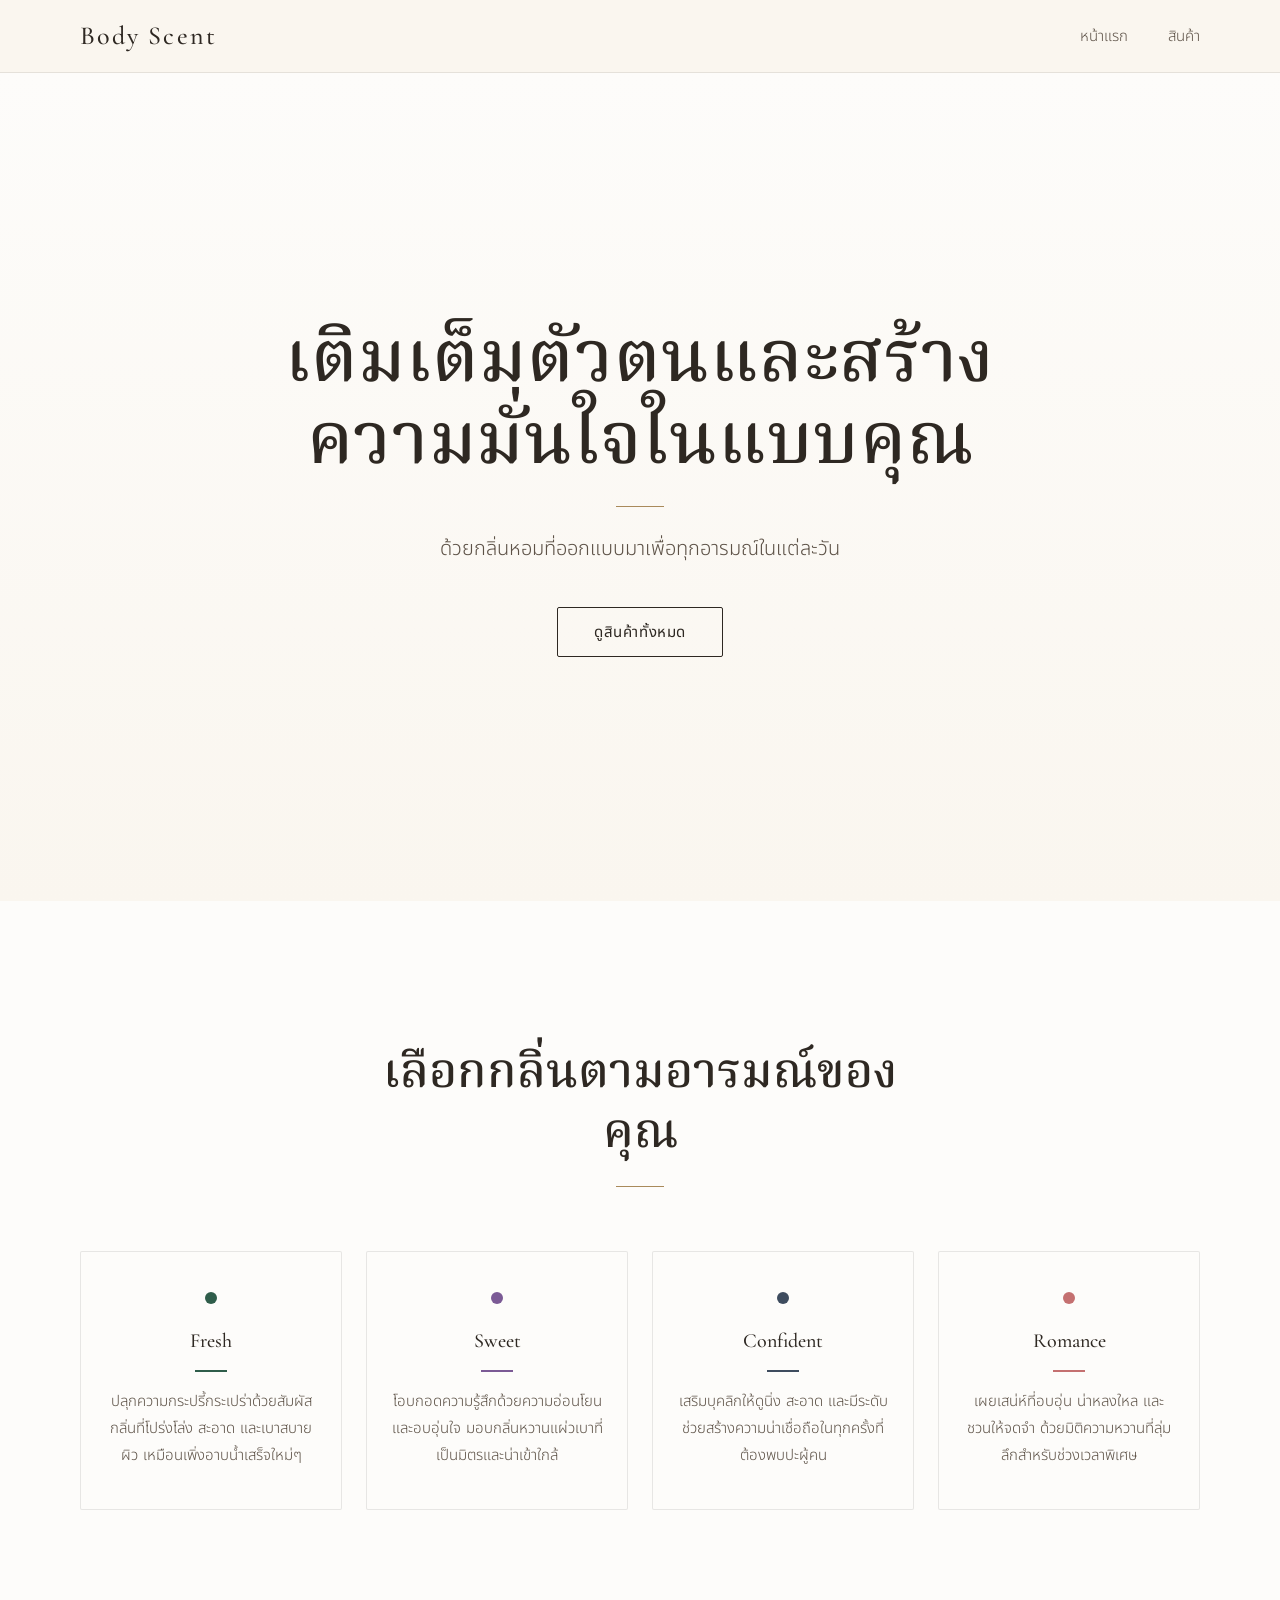
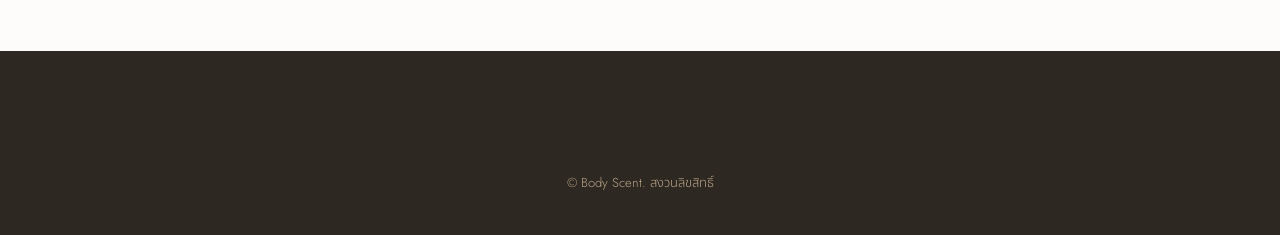
<file: index.html>
<!DOCTYPE html>
<html lang="th">
<head>
  <meta charset="UTF-8">
  <meta name="viewport" content="width=device-width, initial-scale=1">
  <title>Body Scent — น้ำหอมฉีดตัวสำหรับทุกอารมณ์</title>
  <meta name="description" content="Body Scent เติมเต็มตัวตนและสร้างความมั่นใจในแบบคุณ ด้วยกลิ่นหอมที่ออกแบบมาเพื่อทุกอารมณ์ในแต่ละวัน">
  <link rel="stylesheet" href="style.css">
  <style>
    /* ปรับเฉพาะหน้าแรก */
    .hero--full {
      display: flex;
      align-items: center;
      justify-content: center;
      min-height: calc(100vh - 4.5rem);
      min-height: calc(100svh - 4.5rem);
      text-align: center;
    }
    .hero--full .hero__inner {
      display: block;
      max-width: 52rem;
      margin-inline: auto;
    }
    .hero--full h1 {
      font-size: clamp(2.25rem, 1.4rem + 4.5vw, 4.5rem);
    }
    .hero--full .hero__text p {
      margin-inline: auto;
    }
    .hero--full .hero__actions {
      justify-content: center;
    }
    a.mood-item {
      display: block;
      color: inherit;
    }
    a.mood-item .mood-line {
      margin-inline: auto;
    }
  </style>
</head>
<body>

  <header class="site-header">
    <div class="container site-header__inner">
      <a class="brand" href="index.html">Body Scent</a>
      <nav class="nav" aria-label="เมนูหลัก">
        <a href="index.html">หน้าแรก</a>
        <a href="product.html">สินค้า</a>
      </nav>
    </div>
  </header>

  <main>

    <!-- Hero -->
    <section class="hero hero--full">
      <div class="container hero__inner">
        <div class="hero__text">
          <h1>เติมเต็มตัวตนและสร้างความมั่นใจในแบบคุณ</h1>
          <hr class="rule">
          <p>ด้วยกลิ่นหอมที่ออกแบบมาเพื่อทุกอารมณ์ในแต่ละวัน</p>
          <div class="hero__actions">
            <a class="btn" href="product.html">ดูสินค้าทั้งหมด</a>
          </div>
        </div>
      </div>
    </section>

    <!-- 4 Moods -->
    <section class="section section--white" id="moods">
      <div class="container">
        <div class="section-head">
          <h2>เลือกกลิ่นตามอารมณ์ของคุณ</h2>
          <hr class="rule">
        </div>

        <div class="mood-grid">

          <a class="mood-item" href="product.html?mood=fresh" data-mood="fresh">
            <span class="mood-dot mood-dot--lg" aria-hidden="true"></span>
            <h3>Fresh</h3>
            <hr class="mood-line">
            <p>ปลุกความกระปรี้กระเปร่าด้วยสัมผัสกลิ่นที่โปร่งโล่ง สะอาด และเบาสบายผิว เหมือนเพิ่งอาบน้ำเสร็จใหม่ๆ</p>
          </a>

          <a class="mood-item" href="product.html?mood=sweet" data-mood="sweet">
            <span class="mood-dot mood-dot--lg" aria-hidden="true"></span>
            <h3>Sweet</h3>
            <hr class="mood-line">
            <p>โอบกอดความรู้สึกด้วยความอ่อนโยนและอบอุ่นใจ มอบกลิ่นหวานแผ่วเบาที่เป็นมิตรและน่าเข้าใกล้</p>
          </a>

          <a class="mood-item" href="product.html?mood=confident" data-mood="confident">
            <span class="mood-dot mood-dot--lg" aria-hidden="true"></span>
            <h3>Confident</h3>
            <hr class="mood-line">
            <p>เสริมบุคลิกให้ดูนิ่ง สะอาด และมีระดับ ช่วยสร้างความน่าเชื่อถือในทุกครั้งที่ต้องพบปะผู้คน</p>
          </a>

          <a class="mood-item" href="product.html?mood=romance" data-mood="romance">
            <span class="mood-dot mood-dot--lg" aria-hidden="true"></span>
            <h3>Romance</h3>
            <hr class="mood-line">
            <p>เผยเสน่ห์ที่อบอุ่น น่าหลงใหล และชวนให้จดจำ ด้วยมิติความหวานที่ลุ่มลึกสำหรับช่วงเวลาพิเศษ</p>
          </a>

        </div>
      </div>
    </section>

  </main>

  <footer class="site-footer">
    <div class="container">
      <div class="footer-bottom">
        &copy; Body Scent. สงวนลิขสิทธิ์
      </div>
    </div>
  </footer>

  <script src="script.js"></script>
</body>
</html>
</file>
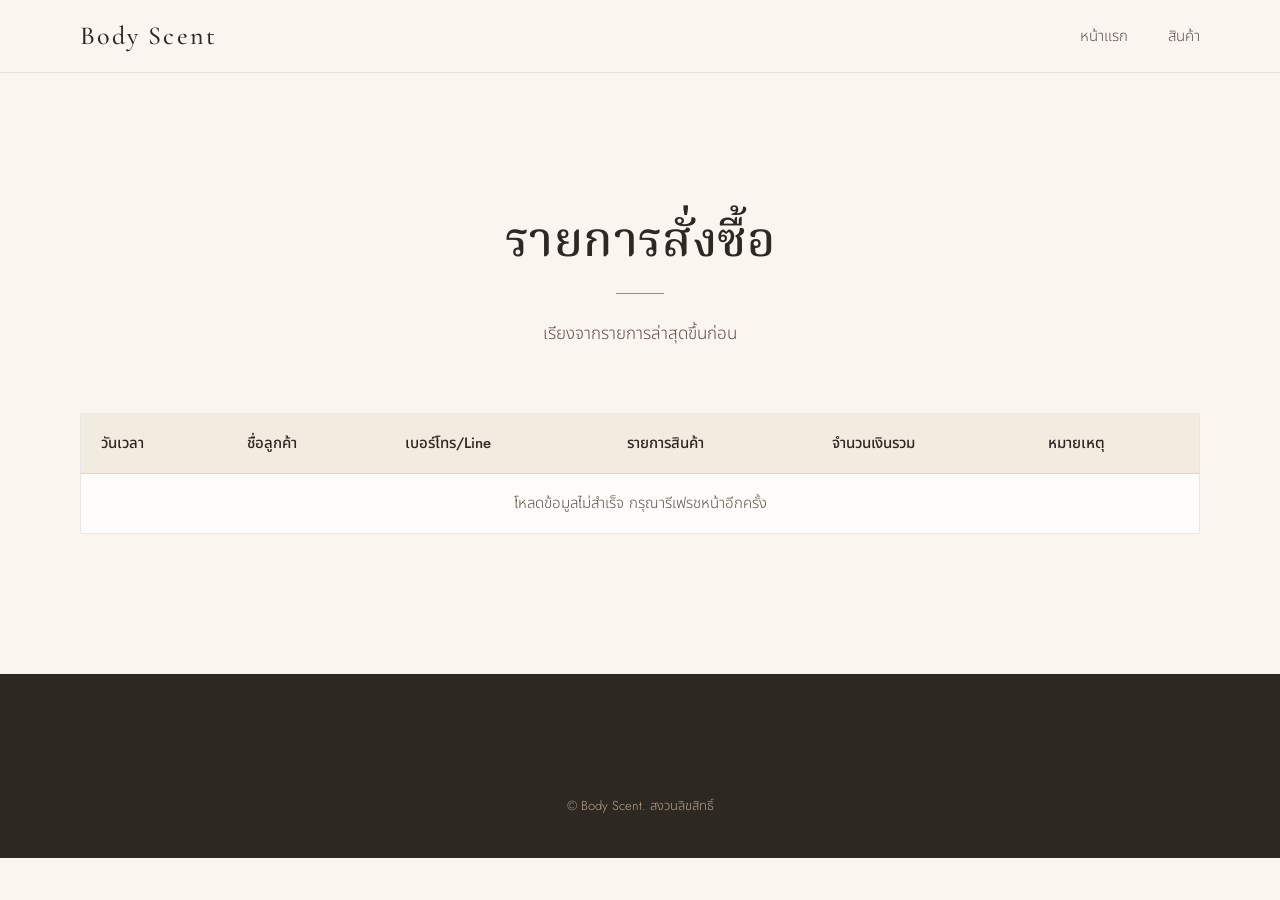
<file: admin.html>
<!DOCTYPE html>
<html lang="th">
<head>
  <meta charset="UTF-8">
  <meta name="viewport" content="width=device-width, initial-scale=1">
  <meta name="robots" content="noindex, nofollow">
  <title>รายการสั่งซื้อ — Body Scent</title>
  <link rel="stylesheet" href="style.css">
  <style>
    .section-head h1 {
      font-size: var(--fs-xl);
    }
    .table-wrap {
      overflow-x: auto;
      background: var(--color-white);
      border: var(--line-width) solid var(--line-color-soft);
      border-radius: var(--radius);
    }
    #ordersTable {
      width: 100%;
      min-width: 52rem;
      border-collapse: collapse;
      font-size: var(--fs-sm);
    }
    #ordersTable th,
    #ordersTable td {
      padding: 1rem 1.25rem;
      text-align: left;
      vertical-align: top;
      border-bottom: var(--line-width) solid var(--line-color-soft);
    }
    #ordersTable thead th {
      font-weight: 500;
      color: var(--color-ink);
      white-space: nowrap;
      background: var(--color-cream);
      border-bottom: var(--line-width) solid var(--line-color);
    }
    #ordersTable tbody td {
      color: var(--color-ink-soft);
    }
    #ordersTable tbody tr:last-child td {
      border-bottom: 0;
    }
    #ordersTable tbody tr:hover td {
      background: var(--color-ivory);
    }
  </style>
</head>
<body>

  <header class="site-header">
    <div class="container site-header__inner">
      <a class="brand" href="index.html">Body Scent</a>
      <nav class="nav" aria-label="เมนูหลัก">
        <a href="index.html">หน้าแรก</a>
        <a href="product.html">สินค้า</a>
      </nav>
    </div>
  </header>

  <main>
    <section class="section">
      <div class="container">

        <div class="section-head">
          <h1>รายการสั่งซื้อ</h1>
          <hr class="rule">
          <p>เรียงจากรายการล่าสุดขึ้นก่อน</p>
        </div>

        <div class="table-wrap">
          <table id="ordersTable">
            <thead>
              <tr>
                <th scope="col">วันเวลา</th>
                <th scope="col">ชื่อลูกค้า</th>
                <th scope="col">เบอร์โทร/Line</th>
                <th scope="col">รายการสินค้า</th>
                <th scope="col">จำนวนเงินรวม</th>
                <th scope="col">หมายเหตุ</th>
              </tr>
            </thead>
            <tbody></tbody>
          </table>
        </div>

      </div>
    </section>
  </main>

  <footer class="site-footer">
    <div class="container">
      <div class="footer-bottom">
        &copy; Body Scent. สงวนลิขสิทธิ์
      </div>
    </div>
  </footer>

  <script src="script.js"></script>
</body>
</html>
</file>
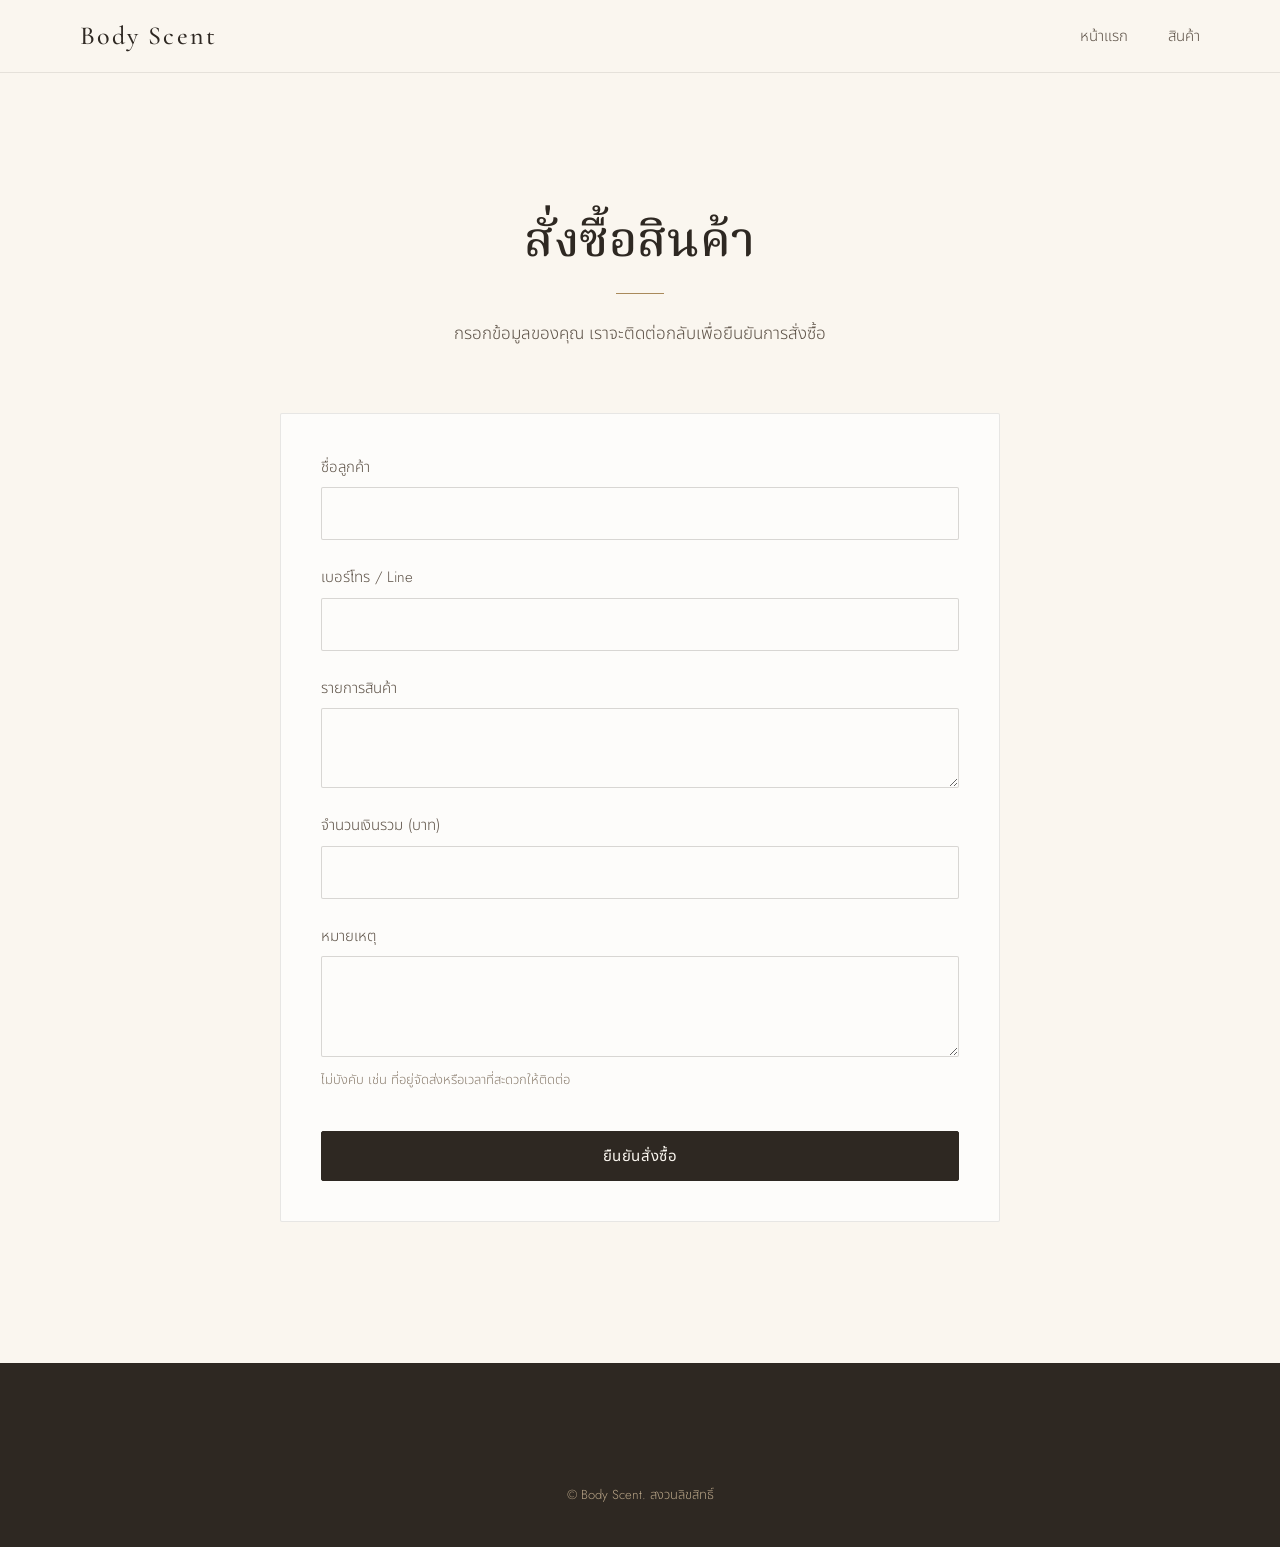
<file: order.html>
<!DOCTYPE html>
<html lang="th">
<head>
  <meta charset="UTF-8">
  <meta name="viewport" content="width=device-width, initial-scale=1">
  <title>สั่งซื้อสินค้า — Body Scent</title>
  <link rel="stylesheet" href="style.css">
  <style>
    .section-head h1 {
      font-size: var(--fs-xl);
    }
    .order-form {
      padding: var(--space-4);
      background: var(--color-white);
      border: var(--line-width) solid var(--line-color-soft);
      border-radius: var(--radius);
    }
    .order-form .btn {
      margin-top: var(--space-2);
    }
    .order-form .btn:disabled {
      opacity: 0.5;
      cursor: not-allowed;
    }
    .form-hint {
      margin: 0.25rem 0 0;
      font-size: var(--fs-xs);
      color: var(--color-ink-mute);
    }
    @media (max-width: 640px) {
      .order-form {
        padding: var(--space-3);
      }
    }
  </style>
</head>
<body>

  <header class="site-header">
    <div class="container site-header__inner">
      <a class="brand" href="index.html">Body Scent</a>
      <nav class="nav" aria-label="เมนูหลัก">
        <a href="index.html">หน้าแรก</a>
        <a href="product.html">สินค้า</a>
      </nav>
    </div>
  </header>

  <main>
    <section class="section">
      <div class="container container--narrow">

        <div class="section-head">
          <h1>สั่งซื้อสินค้า</h1>
          <hr class="rule">
          <p>กรอกข้อมูลของคุณ เราจะติดต่อกลับเพื่อยืนยันการสั่งซื้อ</p>
        </div>

        <form id="orderForm" class="order-form">

          <div class="field">
            <label for="customerName">ชื่อลูกค้า</label>
            <input class="input" type="text" id="customerName" name="customerName" autocomplete="name" required>
          </div>

          <div class="field">
            <label for="contact">เบอร์โทร / Line</label>
            <input class="input" type="text" id="contact" name="contact" autocomplete="tel" required>
          </div>

          <div class="field">
            <label for="items">รายการสินค้า</label>
            <textarea class="textarea" id="items" name="items" rows="2" style="min-height: 5rem;" required></textarea>
          </div>

          <div class="field">
            <label for="total">จำนวนเงินรวม (บาท)</label>
            <input class="input" type="text" id="total" name="total" inputmode="numeric" required>
          </div>

          <div class="field">
            <label for="note">หมายเหตุ</label>
            <textarea class="textarea" id="note" name="note" rows="3" style="min-height: 6rem;"></textarea>
            <p class="form-hint">ไม่บังคับ เช่น ที่อยู่จัดส่งหรือเวลาที่สะดวกให้ติดต่อ</p>
          </div>

          <button class="btn btn--solid btn--block" type="submit">ยืนยันสั่งซื้อ</button>

        </form>

      </div>
    </section>
  </main>

  <footer class="site-footer">
    <div class="container">
      <div class="footer-bottom">
        &copy; Body Scent. สงวนลิขสิทธิ์
      </div>
    </div>
  </footer>

  <script src="script.js"></script>
</body>
</html>
</file>
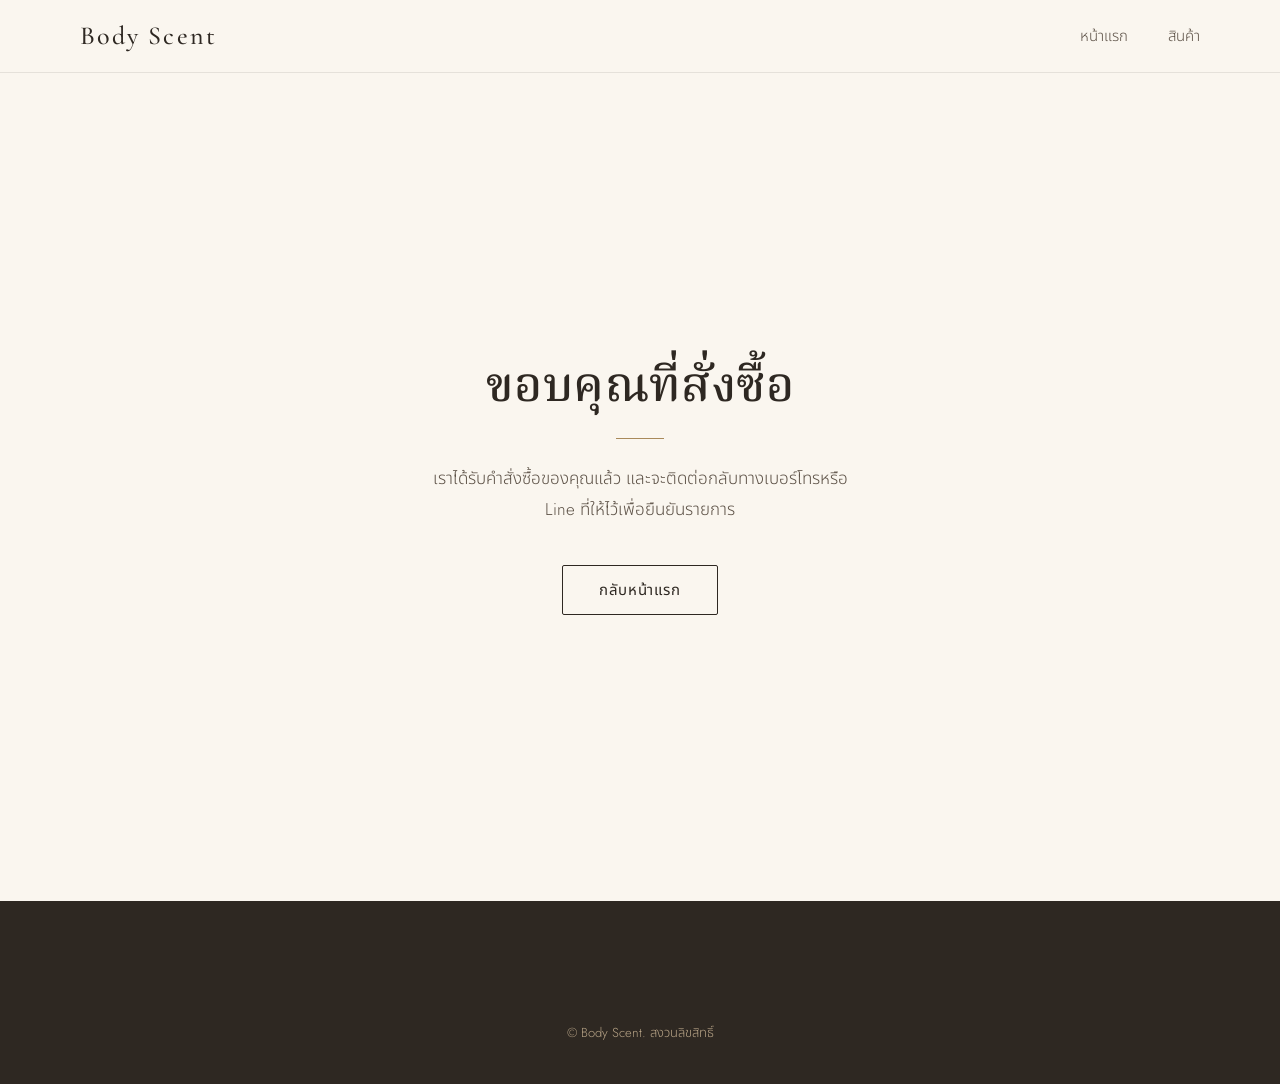
<file: thankyou.html>
<!DOCTYPE html>
<html lang="th">
<head>
  <meta charset="UTF-8">
  <meta name="viewport" content="width=device-width, initial-scale=1">
  <title>ขอบคุณที่สั่งซื้อ — Body Scent</title>
  <link rel="stylesheet" href="style.css">
  <style>
    .thanks {
      display: flex;
      align-items: center;
      justify-content: center;
      min-height: calc(100vh - 4.5rem);
      min-height: calc(100svh - 4.5rem);
      text-align: center;
    }
    .thanks h1 {
      font-size: var(--fs-xl);
    }
    .thanks p {
      max-width: 28rem;
      margin-inline: auto;
      margin-bottom: var(--space-4);
    }
  </style>
</head>
<body>

  <header class="site-header">
    <div class="container site-header__inner">
      <a class="brand" href="index.html">Body Scent</a>
      <nav class="nav" aria-label="เมนูหลัก">
        <a href="index.html">หน้าแรก</a>
        <a href="product.html">สินค้า</a>
      </nav>
    </div>
  </header>

  <main class="thanks">
    <div class="container container--narrow">
      <h1>ขอบคุณที่สั่งซื้อ</h1>
      <hr class="rule">
      <p>เราได้รับคำสั่งซื้อของคุณแล้ว และจะติดต่อกลับทางเบอร์โทรหรือ Line ที่ให้ไว้เพื่อยืนยันรายการ</p>
      <a class="btn" href="index.html">กลับหน้าแรก</a>
    </div>
  </main>

  <footer class="site-footer">
    <div class="container">
      <div class="footer-bottom">
        &copy; Body Scent. สงวนลิขสิทธิ์
      </div>
    </div>
  </footer>

  <script src="script.js"></script>
</body>
</html>
</file>
<file: style.css>
/* ==========================================================================
   Body Scent — Theme
   Premium · Minimal · Quiet luxury
   ========================================================================== */

@import url("https://fonts.googleapis.com/css2?family=Cormorant+Garamond:ital,wght@0,400;0,500;0,600;1,400&family=Jost:wght@300;400;500&family=Noto+Sans+Thai:wght@300;400;500&family=Noto+Serif+Thai:wght@300;400;500&display=swap");

/* --------------------------------------------------------------------------
   1. Design tokens
   -------------------------------------------------------------------------- */
:root {
  /* Base palette: white – cream – deep beige */
  --color-white: #fdfcfa;
  --color-ivory: #faf6ef;
  --color-cream: #f2ebdf;
  --color-sand: #e3d6c2;
  --color-beige-deep: #b8a487;
  --color-taupe: #7d6b57;

  /* Text */
  --color-ink: #2e2822;
  --color-ink-soft: #5d5247;
  --color-ink-mute: #8a7d6e;

  /* Accent: soft gold / bronze */
  --color-accent: #a98a5b;
  --color-accent-deep: #8a6d41;
  --color-accent-soft: #d8c6a3;

  /* Lines */
  --line-color: rgba(46, 40, 34, 0.18);
  --line-color-soft: rgba(46, 40, 34, 0.10);
  --line-width: 1px;

  /* Mood colors — used only as small touches (dots, thin underlines, icons) */
  --mood-fresh: #2f5d4a;
  --mood-sweet: #7b5a95;
  --mood-confident: #3e4c5e;
  --mood-romance: #c47070;

  /* Typography */
  --font-display: "Cormorant Garamond", "Noto Serif Thai", Georgia, "Times New Roman", serif;
  --font-body: "Jost", "Noto Sans Thai", "Helvetica Neue", Arial, sans-serif;

  --fs-xs: 0.8125rem;
  --fs-sm: 0.9375rem;
  --fs-base: 1.0625rem;
  --fs-md: 1.25rem;
  --fs-lg: clamp(1.5rem, 1.2rem + 1vw, 1.875rem);
  --fs-xl: clamp(2rem, 1.5rem + 2vw, 3rem);
  --fs-2xl: clamp(2.5rem, 1.6rem + 4vw, 4.75rem);

  /* Spacing — generous */
  --space-1: 0.5rem;
  --space-2: 1rem;
  --space-3: 1.5rem;
  --space-4: 2.5rem;
  --space-5: 4rem;
  --space-6: 6rem;
  --space-7: clamp(5rem, 4rem + 6vw, 9rem);

  /* Layout */
  --container: 1120px;
  --container-narrow: 720px;
  --gutter: clamp(1.25rem, 4vw, 2.5rem);
  --radius: 2px;

  --ease: cubic-bezier(0.22, 0.61, 0.36, 1);
  --duration: 300ms;
}

/* --------------------------------------------------------------------------
   2. Reset & base
   -------------------------------------------------------------------------- */
*,
*::before,
*::after {
  box-sizing: border-box;
}

html {
  scroll-behavior: smooth;
  -webkit-text-size-adjust: 100%;
}

body {
  margin: 0;
  background: var(--color-ivory);
  color: var(--color-ink);
  font-family: var(--font-body);
  font-size: var(--fs-base);
  font-weight: 300;
  line-height: 1.8;
  -webkit-font-smoothing: antialiased;
  text-rendering: optimizeLegibility;
}

img {
  display: block;
  max-width: 100%;
  height: auto;
}

a {
  color: inherit;
  text-decoration: none;
}

p {
  margin: 0 0 var(--space-2);
  color: var(--color-ink-soft);
}

h1,
h2,
h3,
h4 {
  margin: 0 0 var(--space-2);
  font-family: var(--font-display);
  font-weight: 500;
  line-height: 1.25;
  color: var(--color-ink);
}

h1 { font-size: var(--fs-2xl); letter-spacing: 0.01em; line-height: 1.15; }
h2 { font-size: var(--fs-xl); }
h3 { font-size: var(--fs-lg); }
h4 { font-size: var(--fs-md); }

::selection {
  background: var(--color-accent-soft);
  color: var(--color-ink);
}

:focus-visible {
  outline: 1px solid var(--color-accent-deep);
  outline-offset: 4px;
}

/* --------------------------------------------------------------------------
   3. Layout
   -------------------------------------------------------------------------- */
.container {
  width: 100%;
  max-width: calc(var(--container) + var(--gutter) * 2);
  margin-inline: auto;
  padding-inline: var(--gutter);
}

.container--narrow {
  max-width: calc(var(--container-narrow) + var(--gutter) * 2);
}

.section {
  padding-block: var(--space-7);
}

.section--cream {
  background: var(--color-cream);
}

.section--white {
  background: var(--color-white);
}

.section-head {
  max-width: 36rem;
  margin: 0 auto var(--space-5);
  text-align: center;
}

.section-head p {
  margin-bottom: 0;
}

/* Thin gold rule under headings */
.rule {
  display: block;
  width: 3rem;
  height: var(--line-width);
  margin: var(--space-3) auto;
  background: var(--color-accent);
  border: 0;
}

.rule--left {
  margin-inline: 0;
}

.divider {
  height: var(--line-width);
  border: 0;
  background: var(--line-color-soft);
  margin: 0;
}

/* --------------------------------------------------------------------------
   4. Header / Navigation
   -------------------------------------------------------------------------- */
.site-header {
  position: sticky;
  top: 0;
  z-index: 50;
  background: rgba(250, 246, 239, 0.92);
  backdrop-filter: blur(8px);
  -webkit-backdrop-filter: blur(8px);
  border-bottom: var(--line-width) solid var(--line-color-soft);
}

.site-header__inner {
  display: flex;
  align-items: center;
  justify-content: space-between;
  gap: var(--space-3);
  min-height: 4.5rem;
}

.brand {
  font-family: var(--font-display);
  font-size: 1.625rem;
  font-weight: 500;
  letter-spacing: 0.08em;
  color: var(--color-ink);
}

.nav {
  display: flex;
  align-items: center;
  gap: var(--space-4);
}

.nav a {
  position: relative;
  padding-block: 0.25rem;
  font-size: var(--fs-sm);
  color: var(--color-ink-soft);
  transition: color var(--duration) var(--ease);
}

.nav a::after {
  content: "";
  position: absolute;
  left: 0;
  bottom: 0;
  width: 100%;
  height: var(--line-width);
  background: var(--color-accent);
  transform: scaleX(0);
  transform-origin: left;
  transition: transform var(--duration) var(--ease);
}

.nav a:hover,
.nav a:focus-visible {
  color: var(--color-ink);
}

.nav a:hover::after,
.nav a:focus-visible::after {
  transform: scaleX(1);
}

/* --------------------------------------------------------------------------
   5. Buttons — thin outline, soft dark tone
   -------------------------------------------------------------------------- */
.btn {
  display: inline-flex;
  align-items: center;
  justify-content: center;
  gap: 0.5rem;
  padding: 0.95rem 2.25rem;
  font-family: var(--font-body);
  font-size: var(--fs-sm);
  font-weight: 400;
  letter-spacing: 0.04em;
  line-height: 1.2;
  color: var(--color-ink);
  background: transparent;
  border: var(--line-width) solid var(--color-ink);
  border-radius: var(--radius);
  cursor: pointer;
  transition: background-color var(--duration) var(--ease),
    color var(--duration) var(--ease),
    border-color var(--duration) var(--ease);
}

.btn:hover,
.btn:focus-visible {
  background: var(--color-ink);
  color: var(--color-ivory);
}

.btn--solid {
  background: var(--color-ink);
  color: var(--color-ivory);
}

.btn--solid:hover,
.btn--solid:focus-visible {
  background: var(--color-accent-deep);
  border-color: var(--color-accent-deep);
}

.btn--accent {
  border-color: var(--color-accent);
  color: var(--color-accent-deep);
}

.btn--accent:hover,
.btn--accent:focus-visible {
  background: var(--color-accent);
  border-color: var(--color-accent);
  color: var(--color-white);
}

.btn--small {
  padding: 0.65rem 1.5rem;
  font-size: var(--fs-xs);
}

.btn--block {
  width: 100%;
}

.link-underline {
  display: inline-block;
  padding-bottom: 2px;
  color: var(--color-accent-deep);
  border-bottom: var(--line-width) solid var(--color-accent);
  transition: color var(--duration) var(--ease);
}

.link-underline:hover {
  color: var(--color-ink);
}

/* --------------------------------------------------------------------------
   6. Hero
   -------------------------------------------------------------------------- */
.hero {
  padding-block: var(--space-7);
  background: linear-gradient(180deg, var(--color-white) 0%, var(--color-ivory) 100%);
}

.hero__inner {
  display: grid;
  grid-template-columns: 1.1fr 0.9fr;
  align-items: center;
  gap: var(--space-6);
}

.hero__text h1 {
  margin-bottom: var(--space-3);
}

.hero__text p {
  max-width: 30rem;
  margin-bottom: var(--space-4);
  font-size: var(--fs-md);
  line-height: 1.8;
}

.hero__media {
  position: relative;
  background: var(--color-cream);
  border: var(--line-width) solid var(--line-color-soft);
  aspect-ratio: 4 / 5;
  overflow: hidden;
}

.hero__media img {
  width: 100%;
  height: 100%;
  object-fit: cover;
}

.hero__actions {
  display: flex;
  flex-wrap: wrap;
  align-items: center;
  gap: var(--space-3);
}

/* --------------------------------------------------------------------------
   7. Mood — colour appears only as a small touch
   Usage: add data-mood="fresh|sweet|confident|romance" to any element,
   then use .mood-dot / .mood-line / .mood-text inside it.
   -------------------------------------------------------------------------- */
[data-mood] {
  --mood: var(--color-accent);
}
[data-mood="fresh"]     { --mood: var(--mood-fresh); }
[data-mood="sweet"]     { --mood: var(--mood-sweet); }
[data-mood="confident"] { --mood: var(--mood-confident); }
[data-mood="romance"]   { --mood: var(--mood-romance); }

.mood-dot {
  display: inline-block;
  width: 0.5rem;
  height: 0.5rem;
  border-radius: 50%;
  background: var(--mood, var(--color-accent));
  flex-shrink: 0;
}

.mood-dot--lg {
  width: 0.75rem;
  height: 0.75rem;
}

/* Short underline beneath a heading */
.mood-line {
  display: block;
  width: 2rem;
  height: 2px;
  margin: var(--space-2) 0;
  background: var(--mood, var(--color-accent));
  border: 0;
}

.mood-line--center {
  margin-inline: auto;
}

.mood-text {
  display: inline-flex;
  align-items: center;
  gap: 0.6rem;
  font-size: var(--fs-xs);
  letter-spacing: 0.08em;
  color: var(--color-ink-mute);
}

.mood-text::before {
  content: "";
  width: 0.5rem;
  height: 0.5rem;
  border-radius: 50%;
  background: var(--mood, var(--color-accent));
}

/* Mood selector (icon-style dots with label) */
.mood-grid {
  display: grid;
  grid-template-columns: repeat(4, 1fr);
  gap: var(--space-3);
}

.mood-item {
  padding: var(--space-4) var(--space-3);
  text-align: center;
  background: var(--color-white);
  border: var(--line-width) solid var(--line-color-soft);
  border-radius: var(--radius);
  transition: border-color var(--duration) var(--ease);
}

.mood-item:hover {
  border-color: var(--color-accent);
}

.mood-item .mood-dot {
  margin-bottom: var(--space-2);
}

.mood-item h3 {
  margin-bottom: 0.25rem;
  font-size: var(--fs-md);
}

.mood-item p {
  margin: 0;
  font-size: var(--fs-sm);
}

/* --------------------------------------------------------------------------
   8. Filters
   -------------------------------------------------------------------------- */
.filters {
  display: flex;
  flex-wrap: wrap;
  justify-content: center;
  gap: var(--space-1) var(--space-3);
  margin-bottom: var(--space-5);
}

.filter-btn {
  display: inline-flex;
  align-items: center;
  gap: 0.5rem;
  padding: 0.5rem 1.25rem;
  font-family: var(--font-body);
  font-size: var(--fs-sm);
  font-weight: 300;
  color: var(--color-ink-soft);
  background: transparent;
  border: var(--line-width) solid transparent;
  border-radius: var(--radius);
  cursor: pointer;
  transition: color var(--duration) var(--ease),
    border-color var(--duration) var(--ease);
}

.filter-btn:hover {
  color: var(--color-ink);
}

.filter-btn[aria-pressed="true"],
.filter-btn.is-active {
  color: var(--color-ink);
  border-color: var(--line-color);
}

/* --------------------------------------------------------------------------
   9. Product cards
   -------------------------------------------------------------------------- */
.product-grid {
  display: grid;
  grid-template-columns: repeat(auto-fill, minmax(240px, 1fr));
  gap: var(--space-5) var(--space-4);
}

.product-card {
  display: flex;
  flex-direction: column;
  background: var(--color-white);
  border: var(--line-width) solid var(--line-color-soft);
  border-radius: var(--radius);
  transition: border-color var(--duration) var(--ease);
}

.product-card:hover {
  border-color: var(--color-accent);
}

.product-card__media {
  aspect-ratio: 1 / 1;
  background: var(--color-cream);
  overflow: hidden;
  border-bottom: var(--line-width) solid var(--line-color-soft);
}

.product-card__media img {
  width: 100%;
  height: 100%;
  object-fit: cover;
}

.product-card__body {
  display: flex;
  flex-direction: column;
  flex: 1;
  padding: var(--space-3);
}

.product-card__meta {
  display: flex;
  align-items: center;
  justify-content: space-between;
  gap: var(--space-2);
  margin-bottom: var(--space-1);
}

.product-card__title {
  margin-bottom: 0;
  font-size: var(--fs-md);
  line-height: 1.4;
}

.product-card__desc {
  flex: 1;
  margin: 0 0 var(--space-3);
  font-size: var(--fs-sm);
  line-height: 1.7;
}

.product-card__footer {
  display: flex;
  align-items: center;
  justify-content: space-between;
  gap: var(--space-2);
  padding-top: var(--space-2);
  border-top: var(--line-width) solid var(--line-color-soft);
}

.price {
  font-family: var(--font-display);
  font-size: var(--fs-lg);
  font-weight: 500;
  color: var(--color-ink);
}

.price small {
  font-family: var(--font-body);
  font-size: var(--fs-xs);
  font-weight: 300;
  color: var(--color-ink-mute);
  margin-left: 0.25rem;
}

.tag {
  display: inline-block;
  padding: 0.15rem 0.75rem;
  font-size: var(--fs-xs);
  color: var(--color-taupe);
  border: var(--line-width) solid var(--line-color);
  border-radius: 999px;
}

/* --------------------------------------------------------------------------
   10. Feature / info blocks
   -------------------------------------------------------------------------- */
.features {
  display: grid;
  grid-template-columns: repeat(3, 1fr);
  gap: var(--space-5);
}

.feature {
  text-align: center;
}

.feature__icon {
  display: inline-flex;
  align-items: center;
  justify-content: center;
  width: 3.5rem;
  height: 3.5rem;
  margin-bottom: var(--space-2);
  color: var(--color-accent-deep);
  border: var(--line-width) solid var(--color-accent-soft);
  border-radius: 50%;
}

.feature h3 {
  font-size: var(--fs-md);
}

.feature p {
  margin: 0;
  font-size: var(--fs-sm);
}

/* --------------------------------------------------------------------------
   11. Forms (for contact / order sections)
   -------------------------------------------------------------------------- */
.field {
  display: flex;
  flex-direction: column;
  gap: 0.4rem;
  margin-bottom: var(--space-3);
}

.field label {
  font-size: var(--fs-sm);
  color: var(--color-ink-soft);
}

.input,
.textarea,
.select {
  width: 100%;
  padding: 0.85rem 1rem;
  font-family: var(--font-body);
  font-size: var(--fs-base);
  font-weight: 300;
  color: var(--color-ink);
  background: var(--color-white);
  border: var(--line-width) solid var(--line-color);
  border-radius: var(--radius);
  transition: border-color var(--duration) var(--ease);
}

.input:focus,
.textarea:focus,
.select:focus {
  outline: none;
  border-color: var(--color-accent-deep);
}

.textarea {
  min-height: 8rem;
  resize: vertical;
}

/* --------------------------------------------------------------------------
   12. Footer
   -------------------------------------------------------------------------- */
.site-footer {
  padding-block: var(--space-6) var(--space-4);
  color: var(--color-sand);
  background: var(--color-ink);
}

.site-footer h4,
.site-footer .brand {
  color: var(--color-ivory);
}

.site-footer p,
.site-footer a {
  color: var(--color-sand);
  font-size: var(--fs-sm);
}

.site-footer a:hover {
  color: var(--color-accent-soft);
}

.footer-grid {
  display: grid;
  grid-template-columns: 1.5fr 1fr 1fr;
  gap: var(--space-5);
  padding-bottom: var(--space-5);
  border-bottom: var(--line-width) solid rgba(227, 214, 194, 0.2);
}

.footer-list {
  display: grid;
  gap: 0.6rem;
  margin: 0;
  padding: 0;
  list-style: none;
}

.footer-bottom {
  padding-top: var(--space-3);
  font-size: var(--fs-xs);
  color: var(--color-beige-deep);
  text-align: center;
}

/* --------------------------------------------------------------------------
   13. Utilities
   -------------------------------------------------------------------------- */
.text-center { text-align: center; }
.text-mute { color: var(--color-ink-mute); }
.text-accent { color: var(--color-accent-deep); }
.mt-0 { margin-top: 0; }
.mb-0 { margin-bottom: 0; }
.mt-4 { margin-top: var(--space-4); }
.mb-4 { margin-bottom: var(--space-4); }
.hidden { display: none !important; }

.visually-hidden {
  position: absolute;
  width: 1px;
  height: 1px;
  margin: -1px;
  padding: 0;
  overflow: hidden;
  clip: rect(0 0 0 0);
  white-space: nowrap;
  border: 0;
}

/* --------------------------------------------------------------------------
   14. Responsive
   -------------------------------------------------------------------------- */
@media (max-width: 960px) {
  .hero__inner {
    grid-template-columns: 1fr;
    gap: var(--space-5);
  }

  .hero__media {
    aspect-ratio: 4 / 3;
    order: -1;
  }

  .mood-grid {
    grid-template-columns: repeat(2, 1fr);
  }

  .features {
    grid-template-columns: 1fr;
    gap: var(--space-4);
  }

  .footer-grid {
    grid-template-columns: 1fr 1fr;
  }
}

@media (max-width: 640px) {
  :root {
    --fs-base: 1rem;
  }

  .site-header__inner {
    min-height: 4rem;
  }

  .nav {
    gap: var(--space-3);
  }

  .section {
    padding-block: var(--space-6);
  }

  .section-head {
    margin-bottom: var(--space-4);
  }

  .product-grid {
    grid-template-columns: repeat(2, 1fr);
    gap: var(--space-3) var(--space-2);
  }

  .product-card__body {
    padding: var(--space-2);
  }

  .product-card__footer {
    flex-direction: column;
    align-items: stretch;
  }

  .product-card__footer .btn {
    width: 100%;
  }

  .hero__actions .btn {
    width: 100%;
  }

  .footer-grid {
    grid-template-columns: 1fr;
    gap: var(--space-4);
  }
}

@media (max-width: 420px) {
  .product-grid {
    grid-template-columns: 1fr;
  }

  .mood-grid {
    grid-template-columns: 1fr;
  }
}

@media (prefers-reduced-motion: reduce) {
  html {
    scroll-behavior: auto;
  }

  *,
  *::before,
  *::after {
    transition-duration: 0.01ms !important;
    animation-duration: 0.01ms !important;
  }
}
</file>
